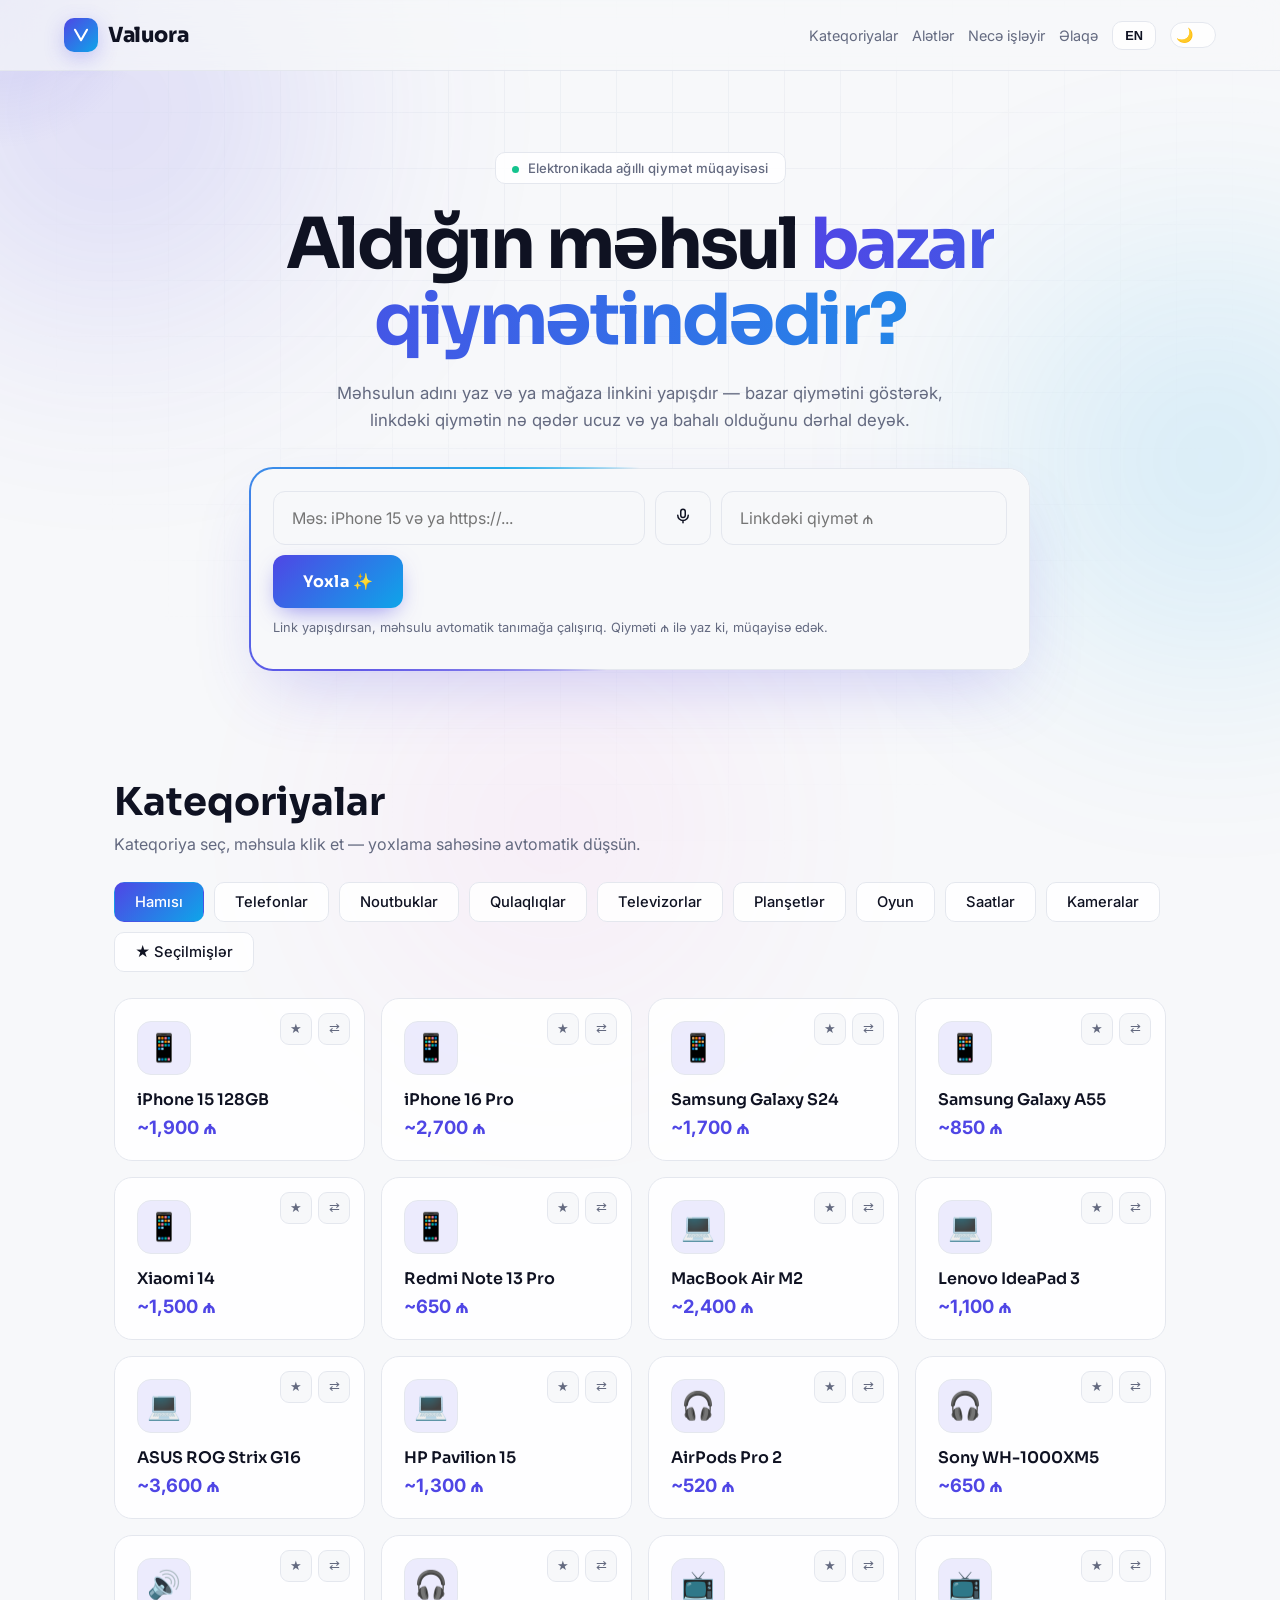
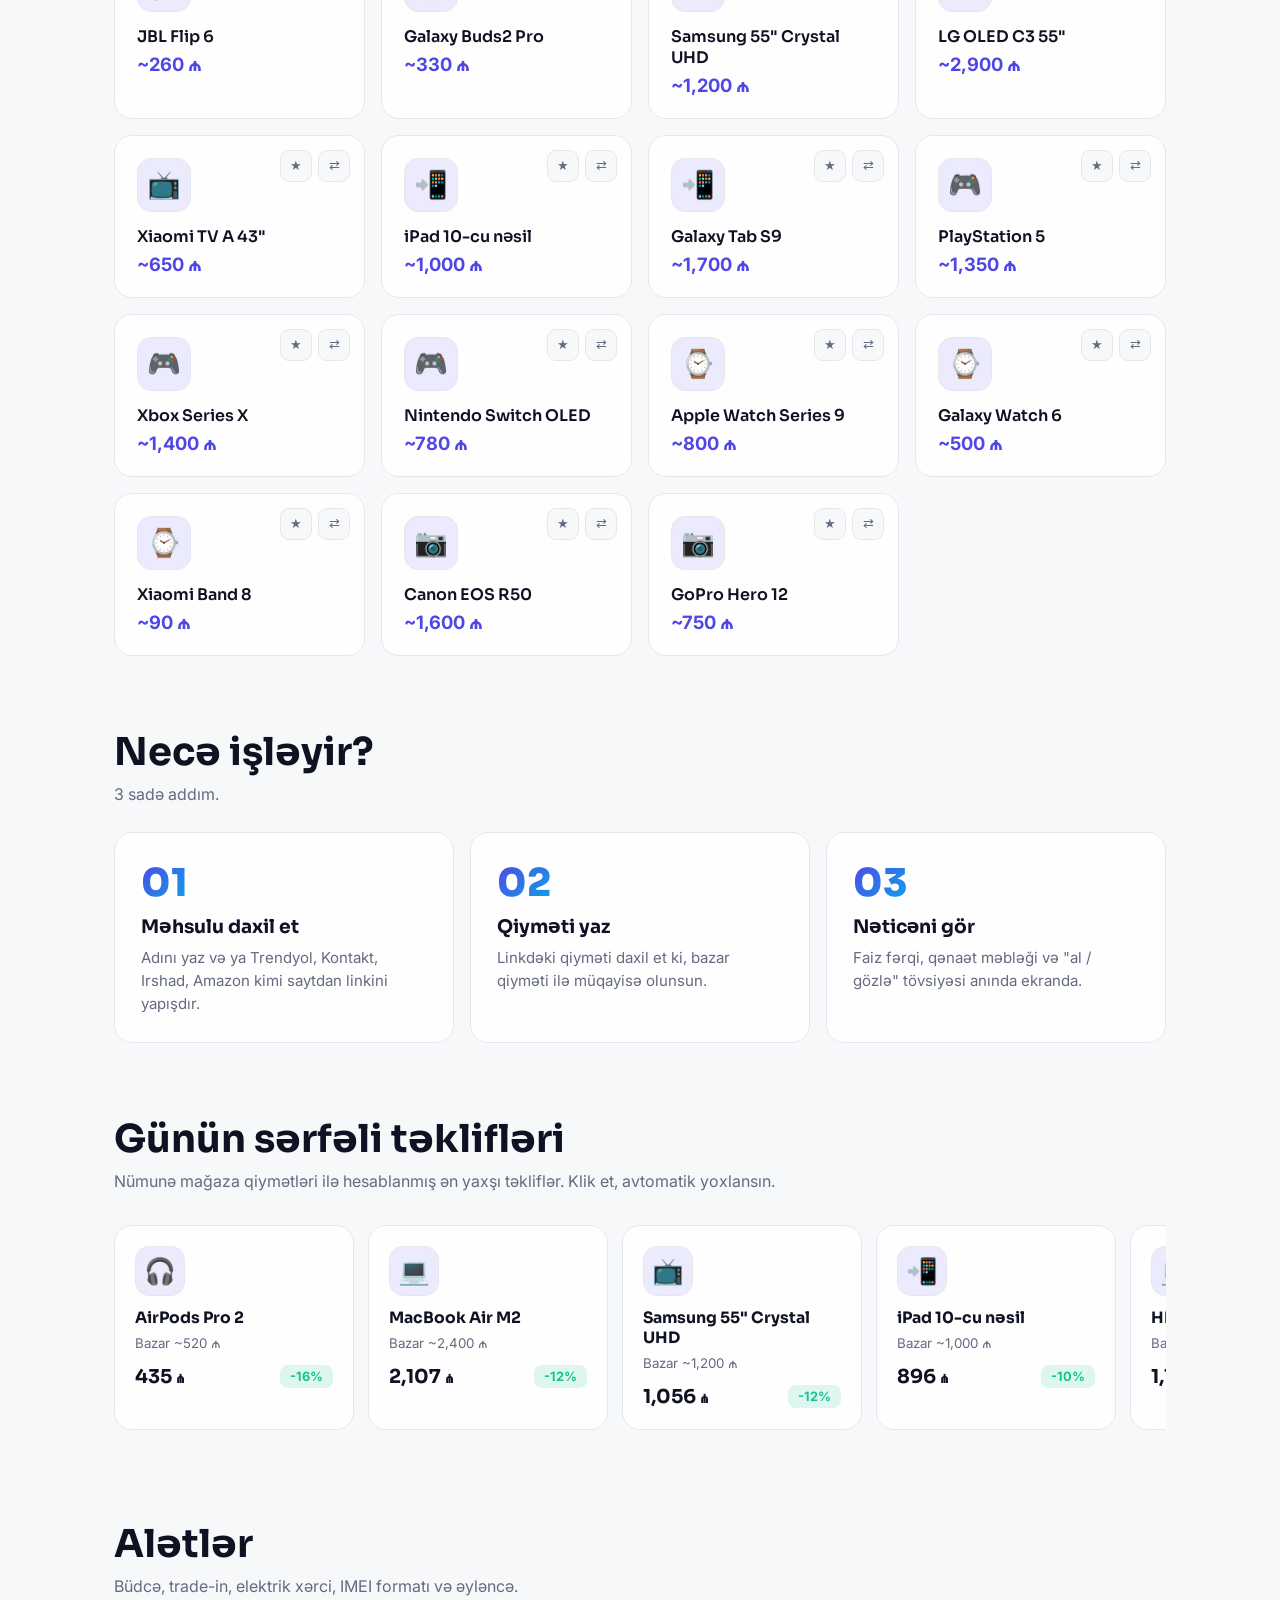
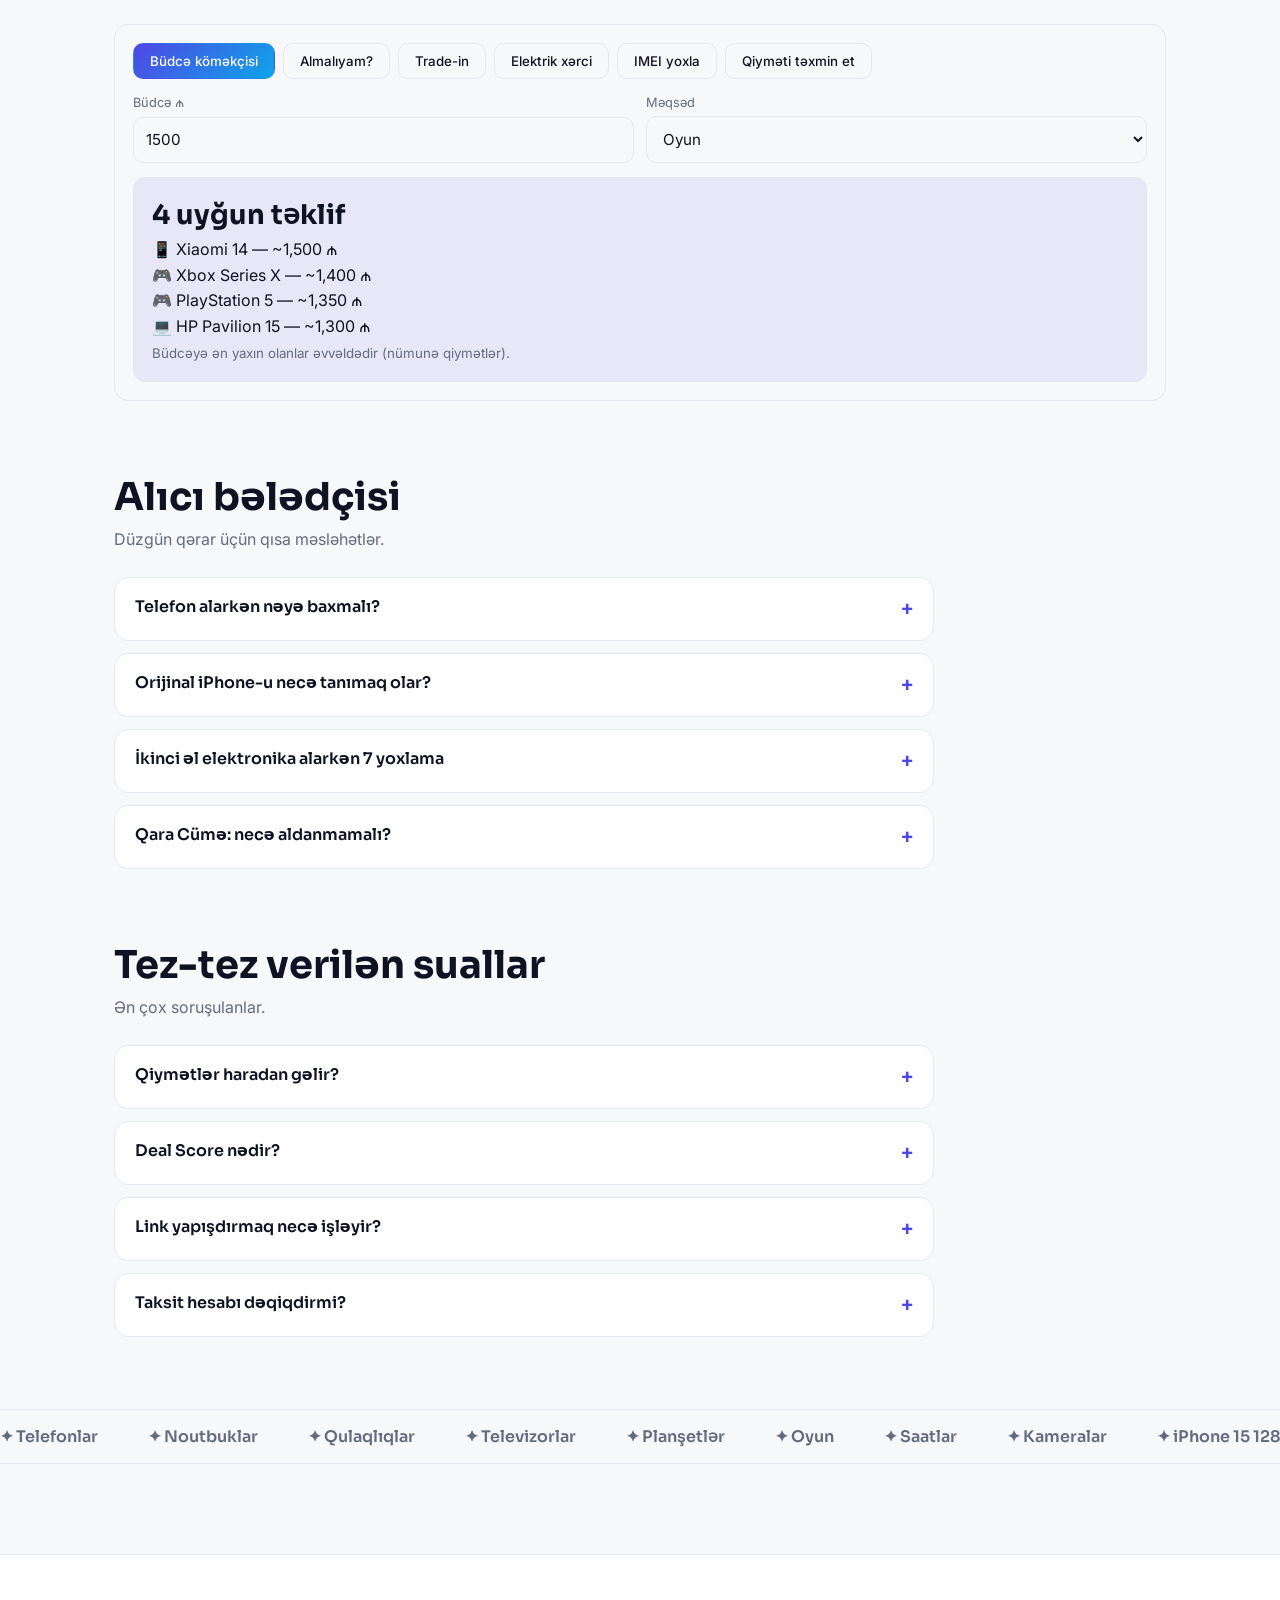
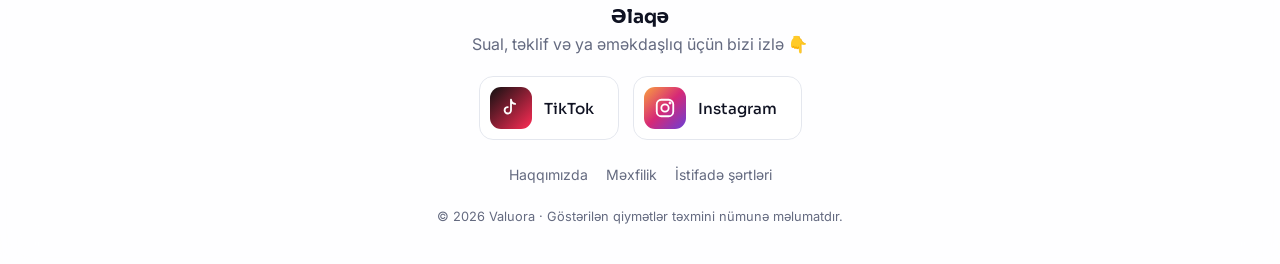
<file: index.html>
<!DOCTYPE html>
<html lang="az">
<head>
<meta charset="UTF-8">
<meta name="viewport" content="width=device-width, initial-scale=1, viewport-fit=cover">
<title>Valuora — Dəyəri bil, düzgün al</title>
<meta name="description" content="Valuora — elektronika məhsullarının bazar qiymətini öyrən, linkdəki qiymətin ucuz və ya bahalı olduğunu dərhal gör.">
<meta property="og:title" content="Valuora — Dəyəri bil, düzgün al"><meta name="theme-color" content="#4f46e5">
<link href="https://fonts.googleapis.com/css2?family=Sora:wght@400;600;800&family=Inter:wght@400;500&display=swap" rel="stylesheet">
<style>
:root{--bg:#f7f8fa;--card:#ffffffd9;--tx:#0f1222;--mut:#646a80;--bd:#e4e7ee;--a:#4f46e5;--b:#0ea5e9;--g:#14c38e;--r:#ff4d6d;--y:#ffb020;box-sizing:border-box;padding-top:env(safe-area-inset-top,0px);padding-bottom:env(safe-area-inset-bottom,0px)}
@media (prefers-color-scheme:dark){:root:not([data-theme="light"]){--bg:#0a0b10;--card:#14161fcc;--tx:#f2f3f8;--mut:#8b90a7;--bd:#262a3a}}
:root[data-theme="dark"]{--bg:#0a0b10;--card:#14161fcc;--tx:#f2f3f8;--mut:#8b90a7;--bd:#262a3a}
*{box-sizing:border-box;margin:0}
html{scroll-behavior:smooth;scroll-padding-top:env(safe-area-inset-top,0px)}
body{background:var(--bg);color:var(--tx);font-family:Inter,system-ui,sans-serif;overflow-x:hidden;transition:background .5s,color .5s}
h1,h2,h3,.logo{font-family:Sora,system-ui,sans-serif}
.blob{position:fixed;border-radius:50%;filter:blur(130px);opacity:.16;z-index:0;animation:float 14s ease-in-out infinite}
.b1{width:420px;height:420px;background:var(--a);top:-100px;left:-100px}
.b2{width:380px;height:380px;background:var(--b);top:30%;right:-120px;animation-delay:-5s}
.b3{width:340px;height:340px;background:#ff4dd2;bottom:-100px;left:30%;animation-delay:-9s;opacity:.08}
@keyframes float{50%{transform:translate(60px,-50px) scale(1.15)}}
#glow{position:fixed;width:300px;height:300px;border-radius:50%;background:radial-gradient(var(--a),transparent 70%);opacity:.15;pointer-events:none;z-index:1;transform:translate(-50%,-50%)}
main,nav,footer{position:relative;z-index:2}
nav{display:flex;justify-content:space-between;align-items:center;padding:18px max(5vw,16px);position:sticky;top:env(safe-area-inset-top,0px);backdrop-filter:blur(16px);background:color-mix(in srgb,var(--bg) 70%,transparent);border-bottom:1px solid var(--bd);z-index:10}
.logo{font-weight:800;font-size:1.3rem;display:flex;gap:10px;align-items:center}
.logo i{width:34px;height:34px;border-radius:10px;background:linear-gradient(135deg,var(--a),var(--b));display:grid;place-items:center;font-style:normal;animation:pulse 3s infinite}
@keyframes pulse{50%{box-shadow:0 0 0 10px #6d5efc22}}
.navr{display:flex;gap:14px;align-items:center}
.navr a{color:var(--mut);text-decoration:none;font-size:.9rem;transition:.3s}.navr a:hover{color:var(--a)}
#tg{width:46px;height:26px;border-radius:20px;border:1px solid var(--bd);background:var(--card);cursor:pointer;position:relative;padding:0}
#tg::after{content:"🌙";position:absolute;top:1px;left:2px;width:22px;height:22px;font-size:14px;display:grid;place-items:center;transition:.4s}
:root[data-theme="light"] #tg::after{content:"☀️";transform:translateX(20px)}
.hero{text-align:center;padding:9vh max(5vw,16px) 4vh}
.pill{display:inline-block;padding:7px 16px;border:1px solid var(--bd);background:var(--card);border-radius:30px;font-size:.82rem;color:var(--mut);animation:down .8s both}
h1{font-size:clamp(2.2rem,6vw,4.4rem);line-height:1.08;margin:22px auto;max-width:900px;font-weight:800;animation:up 1s .15s both}
h1 span{background:linear-gradient(90deg,var(--a),var(--b),#ff4dd2,var(--a));background-size:300%;-webkit-background-clip:text;background-clip:text;color:transparent;animation:shine 6s linear infinite}
@keyframes shine{to{background-position:300%}}
.sub{color:var(--mut);max-width:620px;margin:0 auto 34px;font-size:1.05rem;line-height:1.6;animation:up 1s .3s both}
@keyframes up{from{opacity:0;transform:translateY(40px)}}
@keyframes down{from{opacity:0;transform:translateY(-30px)}}
.box{max-width:780px;margin:0 auto;padding:22px;border-radius:26px;background:var(--card);border:1px solid var(--bd);backdrop-filter:blur(20px);box-shadow:0 30px 80px #6d5efc22;animation:up 1s .45s both;position:relative}
.box::before{content:"";position:absolute;inset:-2px;border-radius:28px;background:conic-gradient(from var(--ang,0deg),var(--a),var(--b),#ff4dd2,var(--a));z-index:-1;opacity:.55;animation:spin 6s linear infinite}
@property --ang{syntax:"<angle>";initial-value:0deg;inherits:false}
@keyframes spin{to{--ang:360deg}}
.box::after{content:"";position:absolute;inset:0;border-radius:26px;background:var(--bg);z-index:-1}
.row{display:flex;gap:10px;flex-wrap:wrap}
input{flex:1 1 220px;padding:16px 18px;border-radius:16px;border:1px solid var(--bd);background:transparent;color:var(--tx);font-size:1rem;outline:none;transition:.3s;font-family:inherit}
input:focus{border-color:var(--a);box-shadow:0 0 0 4px #6d5efc25}
#pr{flex:0 1 190px}
button.go{padding:16px 30px;border:0;border-radius:16px;font-weight:700;font-size:1rem;color:#fff;cursor:pointer;background:linear-gradient(135deg,var(--a),var(--b));transition:.3s;font-family:Sora}
button.go:hover{transform:translateY(-3px) scale(1.03);box-shadow:0 12px 30px #6d5efc55}
.hint{margin-top:12px;font-size:.8rem;color:var(--mut);text-align:left}
#res{max-width:780px;margin:26px auto 0;display:none;text-align:left}
#res.on{display:block;animation:pop .7s cubic-bezier(.2,1.4,.4,1)}
@keyframes pop{from{opacity:0;transform:scale(.85) translateY(30px)}}
.rc{padding:26px;border-radius:26px;background:var(--card);border:1px solid var(--bd);backdrop-filter:blur(20px)}
.rt{display:flex;gap:16px;align-items:center;flex-wrap:wrap;justify-content:space-between}
.rt h3{font-size:1.25rem}.rt small{color:var(--mut)}
.em{font-size:3rem;animation:bounce 2s infinite}
@keyframes bounce{50%{transform:translateY(-8px) rotate(6deg)}}
.stats{display:grid;grid-template-columns:repeat(auto-fit,minmax(160px,1fr));gap:12px;margin:20px 0}
.st{padding:16px;border-radius:18px;border:1px solid var(--bd)}
.st p{font-size:.78rem;color:var(--mut)}.st b{font-family:Sora;font-size:1.6rem;display:block;margin-top:4px}
.gauge{position:relative;height:14px;border-radius:10px;background:linear-gradient(90deg,var(--g),var(--y),var(--r));margin:34px 6px 10px}
.mk{position:absolute;top:-9px;left:50%;width:32px;height:32px;margin-left:-16px;border-radius:50%;background:var(--tx);border:4px solid var(--bg);transition:left 1.6s cubic-bezier(.2,1.2,.3,1)}
.gl{display:flex;justify-content:space-between;font-size:.75rem;color:var(--mut)}
.vd{margin-top:18px;padding:16px 18px;border-radius:16px;font-weight:600;line-height:1.5}
.good{background:#14c38e22;color:var(--g)}.mid{background:#ffb02022;color:var(--y)}.bad{background:#ff4d6d22;color:var(--r)}
sec,section{display:block;padding:8vh max(5vw,16px) 0;max-width:1180px;margin:0 auto}
h2{font-size:clamp(1.6rem,3.5vw,2.4rem);margin-bottom:8px}
.lead{color:var(--mut);margin-bottom:28px}
.chips{display:flex;gap:10px;flex-wrap:wrap;margin-bottom:26px}
.chip{padding:10px 20px;border-radius:30px;border:1px solid var(--bd);background:var(--card);color:var(--tx);cursor:pointer;font-size:.92rem;transition:.3s;font-family:inherit}
.chip:hover{transform:translateY(-3px);border-color:var(--a)}
.chip.on{background:linear-gradient(135deg,var(--a),var(--b));color:#fff;border-color:transparent}
.grid{display:grid;grid-template-columns:repeat(auto-fill,minmax(230px,1fr));gap:16px}
.pc{padding:22px;border-radius:22px;background:var(--card);border:1px solid var(--bd);cursor:pointer;transition:transform .2s,border-color .3s,box-shadow .3s;transform-style:preserve-3d;animation:up .6s both}
.pc:hover{border-color:var(--a);box-shadow:0 20px 50px #6d5efc30}
.pc .e{font-size:2.4rem;display:block;margin-bottom:12px;transition:.4s}.pc:hover .e{transform:scale(1.25) rotate(-8deg)}
.pc h4{font-family:Sora;font-size:1rem;margin-bottom:6px}
.pc span.p{color:var(--a);font-weight:700;font-size:1.15rem}
.steps{display:grid;grid-template-columns:repeat(auto-fit,minmax(240px,1fr));gap:16px}
.step{padding:26px;border-radius:22px;border:1px solid var(--bd);background:var(--card);transition:.4s}
.step:hover{transform:translateY(-8px)}
.step i{font-style:normal;font-family:Sora;font-weight:800;font-size:2.4rem;background:linear-gradient(135deg,var(--a),var(--b));-webkit-background-clip:text;background-clip:text;color:transparent}
.step h3{margin:8px 0}.step p{color:var(--mut);line-height:1.55;font-size:.94rem}
.mq{overflow:hidden;margin-top:8vh;border-block:1px solid var(--bd);padding:16px 0;position:relative;z-index:2}
.mt{display:flex;gap:50px;width:max-content;animation:mq 30s linear infinite;font-family:Sora;font-weight:600;color:var(--mut)}
@keyframes mq{to{transform:translateX(-50%)}}
.rv{opacity:0;transform:translateY(50px);transition:1s cubic-bezier(.2,.8,.2,1)}.rv.in{opacity:1;transform:none}
footer{margin-top:10vh;padding:50px max(5vw,16px) 40px;text-align:center;border-top:1px solid var(--bd);background:var(--card);backdrop-filter:blur(16px)}
footer h3{margin-bottom:6px}footer p{color:var(--mut);margin-bottom:22px}
.soc{display:flex;gap:14px;justify-content:center;flex-wrap:wrap}
.soc a{display:flex;align-items:center;gap:10px;padding:14px 24px;border-radius:40px;text-decoration:none;color:#fff;font-weight:600;transition:.4s}
.soc a:hover{transform:translateY(-5px) scale(1.05)}
.tk{background:linear-gradient(135deg,#111,#fe2c55)}.ig{background:linear-gradient(135deg,#feda75,#fa7e1e,#d62976,#962fbf,#4f5bd5)}
.cp{margin-top:26px;font-size:.8rem;color:var(--mut)}
body::before{content:"";position:fixed;inset:0;z-index:0;pointer-events:none;background-image:linear-gradient(var(--bd) 1px,transparent 1px),linear-gradient(90deg,var(--bd) 1px,transparent 1px);background-size:56px 56px;opacity:.5;-webkit-mask-image:radial-gradient(ellipse at 50% 15%,#000 15%,transparent 70%);mask-image:radial-gradient(ellipse at 50% 15%,#000 15%,transparent 70%)}
h1{letter-spacing:-.04em;font-weight:700}
h1 span{background-image:linear-gradient(90deg,var(--a),var(--b),var(--a))}
.pill{border-radius:10px;font-weight:500;letter-spacing:.01em}
.dot{width:7px;height:7px;border-radius:50%;background:var(--g);display:inline-block;margin-right:9px;animation:ping 2s infinite}
@keyframes ping{0%{box-shadow:0 0 0 0 #14c38e88}70%,100%{box-shadow:0 0 0 8px transparent}}
.logo i{border-radius:10px;box-shadow:0 6px 20px #4f46e544}
.logo{letter-spacing:-.02em}
.box{border-radius:22px;box-shadow:0 30px 70px -20px #4f46e540}
.box::before{border-radius:24px;background:conic-gradient(from var(--ang,0deg),transparent 55%,var(--a),var(--b),transparent);opacity:.9}
.box::after{border-radius:22px}
input,button.go{border-radius:12px}
button.go{letter-spacing:.01em;box-shadow:0 8px 24px -8px #4f46e5aa}
.rc{border-radius:20px}.st{border-radius:14px}
.em,.pc .e{display:grid;place-items:center;width:54px;height:54px;border-radius:14px;background:color-mix(in srgb,var(--a) 10%,transparent);border:1px solid var(--bd);font-size:1.7rem;animation:none}
.pc .e{margin-bottom:14px}
.pc{border-radius:18px}.pc h4{font-weight:600}
.chip{border-radius:10px;font-weight:500}
.step{border-radius:18px}
.vd{border-radius:12px}
.soc a.tk,.soc a.ig{background:var(--card);color:var(--tx);border:1px solid var(--bd);border-radius:14px;font-weight:500}
.soc a b{color:var(--a)}
.soc a:hover{border-color:var(--a);box-shadow:0 12px 30px -10px #4f46e566}
.soc a.tk,.soc a.ig{gap:12px;padding:10px 24px 10px 10px;font-family:Sora,system-ui,sans-serif;font-size:.95rem}
.soc a svg{width:42px;height:42px;padding:10px;border-radius:11px;color:#fff;transition:.4s}
.soc a.tk svg{background:linear-gradient(135deg,#111,#fe2c55)}
.soc a.ig svg{background:linear-gradient(135deg,#f9a03f,#d62976,#6a3fd6)}
.soc a:hover svg{transform:rotate(-8deg) scale(1.1)}
.lgb{padding:6px 12px;border-radius:10px;border:1px solid var(--bd);background:var(--card);color:var(--tx);cursor:pointer;font-weight:600;font-size:.8rem;transition:.3s}.lgb:hover{border-color:var(--a)}
.hs{margin-top:22px;padding:18px;border:1px solid var(--bd);border-radius:14px}
.hh{display:flex;justify-content:space-between;margin-bottom:8px}.hh small{color:var(--mut)}
.ch{width:100%;height:170px;display:block;clip-path:inset(0 100% 0 0);animation:wipe 1.8s .3s forwards}
@keyframes wipe{to{clip-path:inset(0 0 0 0)}}
.ar{fill:url(#ag);stroke:none}.ln{fill:none;stroke:var(--a);stroke-width:2.5;vector-effect:non-scaling-stroke}
.pl{stroke:var(--y);stroke-dasharray:6 6;stroke-width:1.5;vector-effect:non-scaling-stroke}
.xr{display:flex;gap:16px;align-items:center;flex-wrap:wrap;margin-top:20px}
.sc{position:relative;width:84px;height:84px}.sc svg{width:84px;height:84px}
.sc b{position:absolute;inset:0;display:grid;place-items:center;font-family:Sora;font-size:1.4rem}
.r0{fill:none;stroke:var(--bd);stroke-width:7}
.r1{fill:none;stroke-width:7;stroke-linecap:round;stroke-dasharray:0 214;transform:rotate(-90deg);transform-box:fill-box;transform-origin:center;transition:stroke-dasharray 1.6s cubic-bezier(.2,1,.3,1)}
.xr p{flex:1 1 170px;color:var(--mut);font-size:.86rem;line-height:1.5}.xr p b{color:var(--tx);display:block;font-family:Sora;font-size:1.05rem}
.ab{padding:11px 18px;border-radius:12px;border:1px solid var(--bd);background:transparent;color:var(--tx);cursor:pointer;font-weight:600;transition:.3s;font-family:inherit}.ab:hover{border-color:var(--a);transform:translateY(-2px)}
.pc{position:relative}.pc .ac{position:absolute;top:14px;right:14px;display:flex;gap:6px}
.pc .ac button{width:32px;height:32px;border-radius:9px;border:1px solid var(--bd);background:var(--bg);color:var(--mut);cursor:pointer;transition:.3s}
.pc .ac button:hover{border-color:var(--a);color:var(--a)}.pc .ac button.on{background:var(--a);color:#fff;border-color:var(--a)}
#cmp:not(:empty){margin-bottom:22px}
.cm{padding:20px;border:1px solid var(--bd);border-radius:18px;background:var(--card);animation:pop .5s}
.cm h3{margin-bottom:12px;font-size:1.05rem;display:flex;justify-content:space-between;align-items:center}
.cr{display:grid;grid-template-columns:minmax(110px,210px) 1fr 84px;gap:12px;align-items:center;padding:8px 0;font-size:.9rem}
.cb{height:10px;border-radius:6px;background:var(--bd);overflow:hidden}.cb i{display:block;height:100%;border-radius:6px;background:linear-gradient(90deg,var(--a),var(--b))}

.rg{position:relative;height:12px;border-radius:8px;background:linear-gradient(90deg,var(--g),var(--y),var(--r));margin:26px 4px 12px}
.rg i{position:absolute;top:-7px;width:26px;height:26px;margin-left:-13px;border-radius:50%;border:4px solid var(--bg);transition:left 1.4s cubic-bezier(.2,1.2,.3,1)}
.m1{background:var(--tx)}.m2{background:var(--a)}
.lg{display:flex;gap:14px;font-size:.78rem;color:var(--mut);align-items:center;margin-top:6px}
.lg span{width:10px;height:10px;border-radius:50%;display:inline-block}.d1{background:var(--tx)}.d2{background:var(--a)}
.tb{display:flex;gap:8px;flex-wrap:wrap;margin-bottom:16px}
.tb button{padding:9px 16px;border-radius:10px;border:1px solid var(--bd);background:transparent;color:var(--tx);cursor:pointer;font-weight:500;font-family:inherit;transition:.3s}
.tb button.on{background:linear-gradient(135deg,var(--a),var(--b));color:#fff;border-color:transparent}
.fr{display:grid;grid-template-columns:repeat(auto-fit,minmax(140px,1fr));gap:12px;margin-bottom:14px}
.fr label{display:grid;gap:6px;font-size:.8rem;color:var(--mut)}
.fr input,.fr select{width:100%;padding:12px;border-radius:10px;border:1px solid var(--bd);background:transparent;color:var(--tx);font-family:inherit;font-size:.95rem;flex:none}
.fr select option{background:var(--bg);color:var(--tx)}
.fr .ck{display:flex;align-items:center;gap:8px;color:var(--tx);font-size:.9rem}.fr .ck input{width:auto}
.out{padding:16px 18px;border-radius:12px;background:color-mix(in srgb,var(--a) 9%,transparent);border:1px solid var(--bd);line-height:1.6}
.out b{font-family:Sora;font-size:1.7rem;display:block}.out small{color:var(--mut)}
#ac{display:none;position:absolute;left:22px;top:84px;width:min(440px,calc(100% - 44px));text-align:left;background:var(--bg);border:1px solid var(--bd);border-radius:14px;box-shadow:0 24px 50px -12px #0006;z-index:6;overflow:hidden}
#ac div{padding:12px 16px;cursor:pointer;display:flex;justify-content:space-between;gap:10px;transition:.2s}
#ac div:hover{background:color-mix(in srgb,var(--a) 12%,transparent)}#ac small{color:var(--mut)}
.fq{display:grid;gap:12px;max-width:820px}
details{border:1px solid var(--bd);border-radius:14px;background:var(--card);padding:0 20px;transition:.3s}
details[open]{border-color:var(--a)}
summary{cursor:pointer;padding:18px 0;font-weight:600;font-family:Sora,system-ui,sans-serif;list-style:none;display:flex;justify-content:space-between;gap:12px}
summary::-webkit-details-marker{display:none}
summary::after{content:"+";color:var(--a);font-size:1.3rem;transition:.3s}details[open] summary::after{transform:rotate(45deg)}
details p{color:var(--mut);line-height:1.6;padding-bottom:18px;font-size:.94rem}

.dl{display:flex;gap:14px;overflow-x:auto;scroll-snap-type:x mandatory;padding:6px 2px 18px;scrollbar-width:thin}
.dc{flex:0 0 240px;scroll-snap-align:start;padding:20px;border-radius:18px;background:var(--card);border:1px solid var(--bd);cursor:pointer;transition:.35s}
.dc:hover{transform:translateY(-8px);border-color:var(--a);box-shadow:0 20px 40px -14px #4f46e566}
.dc .e{display:grid;place-items:center;width:50px;height:50px;border-radius:14px;font-size:1.6rem;background:color-mix(in srgb,var(--a) 10%,transparent);border:1px solid var(--bd);margin-bottom:12px}
.dc h4{font-family:Sora,system-ui,sans-serif;font-size:.98rem;margin-bottom:4px}.dc small{color:var(--mut)}
.dc div{display:flex;justify-content:space-between;align-items:center;margin-top:12px}.dc b{font-family:Sora,system-ui,sans-serif;font-size:1.2rem}
.bd{font-style:normal;font-weight:700;font-size:.8rem;padding:4px 10px;border-radius:8px}.gd{background:#14c38e22;color:var(--g)}.bb{background:#ff4d6d22;color:var(--r)}
#alet .hs,#bel .fq{margin-top:0}
.sk{height:22px;border-radius:8px;margin:12px 0;background:linear-gradient(90deg,var(--bd) 25%,color-mix(in srgb,var(--a) 22%,var(--bd)) 50%,var(--bd) 75%);background-size:200% 100%;animation:sh 1.1s linear infinite}
.s2{width:70%;height:60px}.s3{width:45%}@keyframes sh{to{background-position:-200% 0}}
.fl{display:flex;gap:18px;justify-content:center;flex-wrap:wrap;margin-top:26px}
.fl a{color:var(--mut);cursor:pointer;font-size:.88rem;transition:.3s}.fl a:hover{color:var(--a)}
dialog{border:1px solid var(--bd);border-radius:18px;background:var(--bg);color:var(--tx);padding:28px;max-width:min(460px,92vw);margin:auto}
dialog::backdrop{background:#0009;backdrop-filter:blur(4px)}dialog h3{margin-bottom:10px}dialog p{color:var(--mut);line-height:1.6;margin-bottom:18px}
#svc{margin-top:12px;color:var(--g);font-weight:600;text-align:left}
@media print{nav,footer,.blob,#glow,.mq,section,.hero>*:not(#res),.ab{display:none!important}body::before{display:none}}

@media(prefers-reduced-motion:reduce){*{animation-duration:.01s!important;transition-duration:.01s!important}}
</style>
</head>
<body>
<div class="blob b1"></div><div class="blob b2"></div><div class="blob b3"></div><div id="glow"></div>
<nav>
 <div class="logo"><i><svg width="18" height="18" viewBox="0 0 24 24" fill="none" stroke="#fff" stroke-width="2.8" stroke-linecap="round" stroke-linejoin="round"><path d="M4 5l8 14 8-14"/></svg></i>Valuora</div>
 <div class="navr"><a href="#kat">Kateqoriyalar</a><a href="#alet">Alətlər</a><a href="#nec">Necə işləyir</a><a href="#elaqe">Əlaqə</a><button class="lgb" id="lg">EN</button><button id="tg" aria-label="Tema"></button></div>
</nav>
<main>
<div class="hero">
 <div class="pill"><span class="dot"></span>Elektronikada ağıllı qiymət müqayisəsi</div>
 <h1>Aldığın məhsul <span>bazar qiymətindədir?</span></h1>
 <p class="sub">Məhsulun adını yaz və ya mağaza linkini yapışdır — bazar qiymətini göstərək, linkdəki qiymətin nə qədər ucuz və ya bahalı olduğunu dərhal deyək.</p>
 <div class="box">
  <div class="row">
   <input id="q" placeholder="Məs: iPhone 15 və ya https://..." autocomplete="off">
   <input id="pr" type="number" inputmode="decimal" placeholder="Linkdəki qiymət ₼">
   <button class="go" id="go">Yoxla ✨</button>
  </div>
  <div class="hint">Link yapışdırsan, məhsulu avtomatik tanımağa çalışırıq. Qiyməti ₼ ilə yaz ki, müqayisə edək.</div>
 </div>
 <div id="res"></div>
</div>

<section id="kat" class="rv">
 <h2>Kateqoriyalar</h2><p class="lead">Kateqoriya seç, məhsula klik et — yoxlama sahəsinə avtomatik düşsün.</p>
 <div class="chips" id="chips"></div>
 <div id="cmp"></div><div class="grid" id="grid"></div>
</section>

<section id="nec" class="rv">
 <h2>Necə işləyir?</h2><p class="lead">3 sadə addım.</p>
 <div class="steps">
  <div class="step"><i>01</i><h3>Məhsulu daxil et</h3><p>Adını yaz və ya Trendyol, Kontakt, Irshad, Amazon kimi saytdan linkini yapışdır.</p></div>
  <div class="step"><i>02</i><h3>Qiyməti yaz</h3><p>Linkdəki qiyməti daxil et ki, bazar qiyməti ilə müqayisə olunsun.</p></div>
  <div class="step"><i>03</i><h3>Nəticəni gör</h3><p>Faiz fərqi, qənaət məbləği və "al / gözlə" tövsiyəsi anında ekranda.</p></div>
 </div>
</section>

<section id="tek" class="rv"><h2>Günün sərfəli təklifləri</h2><p class="lead">Nümunə mağaza qiymətləri ilə hesablanmış ən yaxşı təkliflər. Klik et, avtomatik yoxlansın.</p><div class="dl" id="dl"></div></section>
<section id="alet" class="rv"><h2>Alətlər</h2><p class="lead">Büdcə, trade-in, elektrik xərci, IMEI formatı və əyləncə.</p><div class="hs" style="margin-top:0"><div class="tb" id="tt"></div><div id="tpn"></div></div></section>
<section id="bel" class="rv"><h2>Alıcı bələdçisi</h2><p class="lead">Düzgün qərar üçün qısa məsləhətlər.</p><div class="fq" id="bl"></div></section>
<section id="faq" class="rv"><h2>Tez-tez verilən suallar</h2><p class="lead">Ən çox soruşulanlar.</p><div class="fq">
<details><summary>Qiymətlər haradan gəlir?</summary><p>Hazırkı versiyada qiymətlər təxmini nümunə məlumatdır. Real mağaza qiymətləri növbəti mərhələdə əlavə olunacaq.</p></details>
<details><summary>Deal Score nədir?</summary><p>Linkdəki qiymətin bazar qiymətindən fərqinə görə hesablanan 0-100 arası baldır. Yüksək bal daha sərfəli təklif deməkdir.</p></details>
<details><summary>Link yapışdırmaq necə işləyir?</summary><p>Linkdəki ünvandan məhsul adını tanımağa çalışırıq. Qiyməti isə sən daxil edirsən.</p></details>
<details><summary>Taksit hesabı dəqiqdirmi?</summary><p>Xeyr, bu təxmini hesabdır. Faktiki şərtlər bank və mağazadan asılıdır.</p></details>
</div></section>
<div class="mq"><div class="mt" id="mt"></div></div>
</main>

<footer id="elaqe">
 <h3>Əlaqə</h3><p>Sual, təklif və ya əməkdaşlıq üçün bizi izlə 👇</p>
 <div class="soc">
  <a class="tk" href="https://www.tiktok.com/@elish.260" target="_blank" rel="noopener"><svg viewBox="0 0 24 24" fill="none" stroke="currentColor" stroke-width="2" stroke-linecap="round" stroke-linejoin="round"><path d="M12 3v11.5a3.5 3.5 0 1 1-3.5-3.5M12 3c.4 2.6 2 4.3 4.5 4.5"/></svg>TikTok</a>
  <a class="ig" href="https://www.instagram.com/zeeqo.q" target="_blank" rel="noopener"><svg viewBox="0 0 24 24" fill="none" stroke="currentColor" stroke-width="2" stroke-linecap="round" stroke-linejoin="round"><rect x="3" y="3" width="18" height="18" rx="5"/><circle cx="12" cy="12" r="4"/><circle cx="17.5" cy="6.5" r=".6" fill="currentColor"/></svg>Instagram</a>
 </div>
 <div class="fl"><a data-d="a">Haqqımızda</a><a data-d="m">Məxfilik</a><a data-d="s">İstifadə şərtləri</a></div><div class="cp">© 2026 Valuora · Göstərilən qiymətlər təxmini nümunə məlumatdır.</div>
</footer>

<script>
const D=[
["iPhone 15 128GB","Telefonlar",1900,"iphone 15","📱"],["iPhone 16 Pro","Telefonlar",2700,"iphone 16 pro","📱"],
["Samsung Galaxy S24","Telefonlar",1700,"samsung galaxy s24","📱"],["Samsung Galaxy A55","Telefonlar",850,"samsung galaxy a55","📱"],
["Xiaomi 14","Telefonlar",1500,"xiaomi 14","📱"],["Redmi Note 13 Pro","Telefonlar",650,"redmi note 13 pro","📱"],
["MacBook Air M2","Noutbuklar",2400,"macbook air m2 apple","💻"],["Lenovo IdeaPad 3","Noutbuklar",1100,"lenovo ideapad 3","💻"],
["ASUS ROG Strix G16","Noutbuklar",3600,"asus rog strix g16 gaming","💻"],["HP Pavilion 15","Noutbuklar",1300,"hp pavilion 15","💻"],
["AirPods Pro 2","Qulaqlıqlar",520,"airpods pro 2 apple","🎧"],["Sony WH-1000XM5","Qulaqlıqlar",650,"sony wh-1000xm5 wh1000xm5","🎧"],
["JBL Flip 6","Qulaqlıqlar",260,"jbl flip 6 speaker","🔊"],["Galaxy Buds2 Pro","Qulaqlıqlar",330,"samsung galaxy buds2 pro","🎧"],
["Samsung 55\" Crystal UHD","Televizorlar",1200,"samsung 55 crystal uhd tv televizor","📺"],["LG OLED C3 55\"","Televizorlar",2900,"lg oled c3 55 tv televizor","📺"],
["Xiaomi TV A 43\"","Televizorlar",650,"xiaomi tv a 43 televizor","📺"],
["iPad 10-cu nəsil","Planşetlər",1000,"ipad 10 apple tablet","📲"],["Galaxy Tab S9","Planşetlər",1700,"samsung galaxy tab s9 tablet","📲"],
["PlayStation 5","Oyun",1350,"playstation 5 ps5 sony","🎮"],["Xbox Series X","Oyun",1400,"xbox series x microsoft","🎮"],["Nintendo Switch OLED","Oyun",780,"nintendo switch oled","🎮"],
["Apple Watch Series 9","Saatlar",800,"apple watch series 9","⌚"],["Galaxy Watch 6","Saatlar",500,"samsung galaxy watch 6","⌚"],["Xiaomi Band 8","Saatlar",90,"xiaomi mi band 8","⌚"],
["Canon EOS R50","Kameralar",1600,"canon eos r50 camera","📷"],["GoPro Hero 12","Kameralar",750,"gopro hero 12 action camera","📷"]];
const $=s=>document.querySelector(s),cats=["Hamısı",...new Set(D.map(d=>d[1]))];
let cur="Hamısı";
const norm=s=>s.toLowerCase().replace(/ə/g,"e").replace(/ı/g,"i").replace(/ö/g,"o").replace(/ü/g,"u").replace(/ş/g,"s").replace(/ç/g,"c").replace(/ğ/g,"g");
function parse(v){v=v.trim();if(/^https?:\/\//i.test(v)){try{const u=new URL(v);v=decodeURIComponent(u.pathname+" "+u.search.replace(/[?&=]/g," "))}catch(e){}}return norm(v).replace(/[^a-z0-9 ]+/g," ").split(/\s+/).filter(t=>t.length>0)}
function find(v){const t=parse(v);if(!t.length)return null;let best=null,bs=0;D.forEach(d=>{const k=norm(d[0]+" "+d[3]).split(/\s+/);let s=0;t.forEach(w=>{if(k.includes(w))s+=/^\d+$/.test(w)?1:2;else if(w.length>3&&k.some(x=>x.startsWith(w)))s+=1});if(s>bs){bs=s;best=d}});return bs>=3?best:null}
function fmt(n){return Math.round(n).toLocaleString("az-AZ")+" ₼"}
function count(el,to,suf){const t0=performance.now();(function f(t){const p=Math.min((t-t0)/1200,1),e=1-Math.pow(1-p,3);el.textContent=Math.round(to*e).toLocaleString("az-AZ")+suf;if(p<1)requestAnimationFrame(f)})(t0)}
function check(){
 const q=$("#q").value,pr=parseFloat($("#pr").value),r=$("#res");
 if(!q.trim()){r.className="on";r.innerHTML='<div class="rc">Əvvəlcə məhsulun adını və ya linkini daxil et.</div>';return}
 const d=find(q);
 if(!d){r.className="on";r.innerHTML='<div class="rc"><div class="em">🔍</div><h3>Məhsul tapılmadı</h3><p style="color:var(--mut);margin-top:6px">Bu nümunə bazada yoxdur. Daha dəqiq ad yaz (məs. "iPhone 15", "PlayStation 5") və ya aşağıdakı kateqoriyalardan seç.</p></div>';return}
 let h=`<div class="rc"><div class="rt"><div><h3>${d[0]}</h3><small>${d[1]} · təxmini bazar qiyməti</small></div><div class="em">${d[4]}</div></div>`;
 h+=`<div class="stats"><div class="st"><p>Bazar qiyməti</p><b id="s1">0</b></div>`;
 if(pr>0){const diff=(pr-d[2])/d[2]*100,sv=pr-d[2],cl=diff<=-5?"good":diff<=5?"mid":"bad";
  const vt=diff<=-5?`Əla təklif! Bazardan ${Math.abs(diff).toFixed(1)}% ucuzdur — ${fmt(Math.abs(sv))} qənaət. Götür!`:diff<=5?`Qiymət bazara uyğundur (${diff>0?"+":""}${diff.toFixed(1)}%). Ədalətli təklifdir.`:diff<=20?`Diqqət: bazardan ${diff.toFixed(1)}% bahadır (${fmt(sv)} artıq). Başqa mağazalara da bax.`:`Çox bahadır! Bazardan ${diff.toFixed(1)}% yuxarıdır (${fmt(sv)} artıq). Almamağı məsləhət görürük.`;
  h+=`<div class="st"><p>Linkdəki qiymət</p><b id="s2">0</b></div><div class="st"><p>Fərq</p><b id="s3" style="color:var(--${diff<=-5?"g":diff<=5?"y":"r"})">0</b></div></div>`;
  h+=`<div class="gauge"><div class="mk" id="mk"></div></div><div class="gl"><span>Ucuz</span><span>Bazar</span><span>Bahalı</span></div><div class="vd ${cl}">${vt}</div></div>`;
  r.className="on";r.innerHTML=h;
  count($("#s1"),d[2]," ₼");count($("#s2"),pr," ₼");
  const s3=$("#s3"),t0=performance.now();(function f(t){const p=Math.min((t-t0)/1200,1),e=1-Math.pow(1-p,3);s3.textContent=(diff>0?"+":"")+(diff*e).toFixed(1)+"%";if(p<1)requestAnimationFrame(f)})(t0);
  setTimeout(()=>$("#mk").style.left=(50+Math.max(-40,Math.min(40,diff))*1.2)+"%",100);
 }else{h+=`</div><div class="vd mid">Müqayisə üçün linkdəki qiyməti də yaz.</div></div>`;r.className="on";r.innerHTML=h;count($("#s1"),d[2]," ₼")}
 r.scrollIntoView({behavior:"smooth",block:"center"});
}
function render(){
 $("#chips").innerHTML=cats.map(c=>`<button class="chip ${c==cur?"on":""}" data-c="${c}">${c}</button>`).join("");
 $("#grid").innerHTML=D.filter(d=>cur=="Hamısı"||d[1]==cur).map((d,i)=>`<div class="pc" data-n="${d[0]}" style="animation-delay:${i*50}ms"><span class="e">${d[4]}</span><h4>${d[0]}</h4><span class="p">~${fmt(d[2])}</span></div>`).join("");
}
$("#chips").onclick=e=>{const c=e.target.dataset.c;if(c){cur=c;render()}};
$("#grid").onclick=e=>{const c=e.target.closest(".pc");if(c){$("#q").value=c.dataset.n;window.scrollTo({top:0,behavior:"smooth"});$("#pr").focus()}};
$("#grid").onmousemove=e=>{const c=e.target.closest(".pc");if(!c)return;const b=c.getBoundingClientRect(),x=(e.clientX-b.left)/b.width-.5,y=(e.clientY-b.top)/b.height-.5;c.style.transform=`perspective(700px) rotateY(${x*14}deg) rotateX(${-y*14}deg) translateY(-6px)`};
$("#grid").onmouseout=e=>{const c=e.target.closest(".pc");if(c)c.style.transform=""};
$("#go").onclick=check;[$("#q"),$("#pr")].forEach(i=>i.onkeydown=e=>{if(e.key=="Enter")check()});
document.onmousemove=e=>{const g=$("#glow");g.style.left=e.clientX+"px";g.style.top=e.clientY+"px"};
const R=document.documentElement;
function theme(t){R.dataset.theme=t;try{localStorage.setItem("th",t)}catch(e){}}
$("#tg").onclick=()=>{const dark=R.dataset.theme?R.dataset.theme=="dark":matchMedia("(prefers-color-scheme:dark)").matches;theme(dark?"light":"dark")};
try{const s=localStorage.getItem("th");if(s)R.dataset.theme=s}catch(e){}
const names=cats.slice(1).concat(D.map(d=>d[0]));$("#mt").innerHTML=[...names,...names].map(n=>`<span>✦ ${n}</span>`).join("");
const io=new IntersectionObserver(es=>es.forEach(x=>{if(x.isIntersecting){x.target.classList.add("in");io.unobserve(x.target)}}),{threshold:.12});
document.querySelectorAll(".rv").forEach(e=>io.observe(e));
/* ===== Valuora v2 ===== */
let L="az",fav=[],cmp=[];
try{fav=JSON.parse(localStorage.getItem("fv")||"[]")}catch(e){}
const svf=()=>{try{localStorage.setItem("fv",JSON.stringify(fav))}catch(e){}};
const TR={"Kateqoriyalar":"Categories","Necə işləyir":"How it works","Əlaqə":"Contact","Aldığın məhsul":"Is the product you're buying","bazar qiymətindədir?":"at market price?",
"Elektronikada ağıllı qiymət müqayisəsi":"Smart price comparison for electronics",
"Məhsulun adını yaz və ya mağaza linkini yapışdır — bazar qiymətini göstərək, linkdəki qiymətin nə qədər ucuz və ya bahalı olduğunu dərhal deyək.":"Type a product name or paste a store link — we show the market price and instantly tell you how much cheaper or pricier the listing is.",
"Yoxla ✨":"Check ✨","Link yapışdırsan, məhsulu avtomatik tanımağa çalışırıq. Qiyməti ₼ ilə yaz ki, müqayisə edək.":"Paste a link and we try to recognise the product. Enter the price in ₼ to compare.",
"Kateqoriya seç, məhsula klik et — yoxlama sahəsinə avtomatik düşsün.":"Pick a category and click a product to fill the checker. Use ★ to save and ⇄ to compare (up to 3).",
"Necə işləyir?":"How does it work?","3 sadə addım.":"3 simple steps.","Məhsulu daxil et":"Enter the product",
"Adını yaz və ya Trendyol, Kontakt, Irshad, Amazon kimi saytdan linkini yapışdır.":"Type its name or paste a link from Trendyol, Kontakt, Irshad, Amazon, etc.",
"Qiyməti yaz":"Enter the price","Linkdəki qiyməti daxil et ki, bazar qiyməti ilə müqayisə olunsun.":"Enter the listing price so it can be compared with the market.",
"Nəticəni gör":"See the result","Faiz fərqi, qənaət məbləği və \"al / gözlə\" tövsiyəsi anında ekranda.":"Percentage gap, savings and a buy/wait verdict appear instantly.",
"Sual, təklif və ya əməkdaşlıq üçün bizi izlə 👇":"Follow us for questions, ideas or collaboration 👇",
"© 2026 Valuora · Göstərilən qiymətlər təxmini nümunə məlumatdır.":"© 2026 Valuora · Prices shown are approximate sample data.",
"Bazar qiyməti":"Market price","Linkdəki qiymət":"Listing price","Fərq":"Difference","Ucuz":"Cheap","Bazar":"Market","Bahalı":"Pricey",
"Hamısı":"All","Telefonlar":"Phones","Noutbuklar":"Laptops","Qulaqlıqlar":"Audio","Televizorlar":"TVs","Planşetlər":"Tablets","Oyun":"Gaming","Saatlar":"Watches","Kameralar":"Cameras","★ Seçilmişlər":"★ Favorites",
"Məhsul tapılmadı":"Product not found","Bu nümunə bazada yoxdur. Daha dəqiq ad yaz (məs. \"iPhone 15\", \"PlayStation 5\") və ya aşağıdakı kateqoriyalardan seç.":"Not in the sample database. Try a more exact name (e.g. \"iPhone 15\", \"PlayStation 5\") or pick from the categories below.",
"Əvvəlcə məhsulun adını və ya linkini daxil et.":"Please enter a product name or link first.","Müqayisə üçün linkdəki qiyməti də yaz.":"Enter the listing price too, to compare."};
const tr=s=>{const m=s.match(/^(\s*✦?\s*)([\s\S]*?)(\s*)$/);return m[1]+(TR[m[2]]||m[2])+m[3]};
function tl(){const w=document.createTreeWalker(document.body,4),a=[];while(w.nextNode())a.push(w.currentNode);
 a.forEach(n=>{if(n.parentNode.closest("script,style"))return;if(n._o===undefined)n._o=n.nodeValue;n.nodeValue=L=="en"?tr(n._o):n._o});
 $("#q").placeholder=L=="en"?"e.g. iPhone 15 or https://...":"Məs: iPhone 15 və ya https://...";
 $("#pr").placeholder=L=="en"?"Listing price ₼":"Linkdəki qiymət ₼";
 document.documentElement.lang=L;$("#lg").textContent=L=="en"?"AZ":"EN"}

render=function(){
 $("#chips").innerHTML=[...cats,"★"].map(c=>`<button class="chip ${c==cur?"on":""}" data-c="${c}">${c=="★"?"★ Seçilmişlər":c}</button>`).join("");
 const list=D.filter(d=>cur=="Hamısı"||(cur=="★"?fav.includes(d[0]):d[1]==cur));
 $("#grid").innerHTML=list.length?list.map((d,i)=>`<div class="pc" data-i="${D.indexOf(d)}" style="animation-delay:${i*40}ms"><div class="ac"><button data-a="f" class="${fav.includes(d[0])?"on":""}">★</button><button data-a="c" class="${cmp.includes(d[0])?"on":""}">⇄</button></div><span class="e">${d[4]}</span><h4>${d[0]}</h4><span class="p">~${fmt(d[2])}</span></div>`).join(""):`<p class="lead">${L=="en"?"No favorites yet — tap ★ on a product.":"Hələ seçilmiş yoxdur — məhsulda ★ düyməsinə bas."}</p>`;
 cmpR();tl()};
function cmpR(){const el=$("#cmp"),it=cmp.map(k=>D.find(d=>d[0]==k));if(!it.length){el.innerHTML="";return}
 const mx=Math.max(...it.map(d=>d[2])),mn=Math.min(...it.map(d=>d[2]));
 el.innerHTML=`<div class="cm"><h3><span>${L=="en"?"Compare":"Müqayisə"} (${it.length}/3)</span><button class="ab" onclick="cmp=[];render()">✕</button></h3>`+it.map(d=>`<div class="cr"><span>${d[4]} ${d[0]}</span><div class="cb"><i style="width:${d[2]/mx*100}%"></i></div><b>${fmt(d[2])}${d[2]==mn&&it.length>1?" ✓":""}</b></div>`).join("")+`</div>`}
$("#grid").addEventListener("click",e=>{e.stopPropagation();const c=e.target.closest(".pc");if(!c)return;const d=D[c.dataset.i],b=e.target.closest("[data-a]");
 if(b){const k=d[0];if(b.dataset.a=="f"){fav=fav.includes(k)?fav.filter(x=>x!=k):[...fav,k];svf()}else{cmp=cmp.includes(k)?cmp.filter(x=>x!=k):cmp.length<3?[...cmp,k]:cmp}render();return}
 $("#q").value=d[0];window.scrollTo({top:0,behavior:"smooth"});$("#pr").focus()},true);

function enh(){
 const d=find($("#q").value),pr=parseFloat($("#pr").value),rc=document.querySelector("#res .rc");
 if(!d||!rc||!rc.querySelector(".stats"))return;
 const en=L=="en",b=d[2],sm=rc.querySelector("small");
 if(sm)sm.textContent=d[1]+" · "+(en?"approx. market price":"təxmini bazar qiyməti");
 let seed=[...d[0]].reduce((a,c)=>a+c.charCodeAt(0),7);const rn=()=>(seed=(seed*9301+49297)%233280)/233280,P=[];let v=b*1.06;
 for(let i=0;i<90;i++){v+=(rn()-.52)*b*.014+(b-v)*.05;P.push(v)}P[89]=b;window._P=P;
 const lo=Math.min(...P,pr>0?pr:1e9)*.97,hi=Math.max(...P,pr>0?pr:0)*1.03,W=700,H=170,Y=x=>(H-(x-lo)/(hi-lo)*H).toFixed(1),
 ln=P.map((p,i)=>(i?"L":"M")+(i/89*W).toFixed(1)+" "+Y(p)).join("");
 let h=`<div class="hs"><div class="hh"><b>${en?"90-day price trend":"90 günlük qiymət trendi"}</b><small>${en?"sample data":"nümunə məlumat"}</small></div><svg class="ch" viewBox="0 0 ${W} ${H}" preserveAspectRatio="none"><defs><linearGradient id="ag" x1="0" y1="0" x2="0" y2="1"><stop offset="0" stop-color="#4f46e5" stop-opacity=".35"/><stop offset="1" stop-color="#4f46e5" stop-opacity="0"/></linearGradient></defs><path class="ar" d="${ln}L${W} ${H}L0 ${H}Z"/><path class="ln" d="${ln}"/>${pr>0?`<line class="pl" x1="0" x2="${W}" y1="${Y(pr)}" y2="${Y(pr)}"/>`:""}</svg><div class="hh"><small>${fmt(Math.min(...P))}</small><small>${fmt(Math.max(...P))}</small></div></div>`;
 if(!(pr>0)){rc.insertAdjacentHTML("beforeend",h);return}
 const df=(pr-b)/b*100,sv=pr-b,sc=Math.max(0,Math.min(100,Math.round(65-df*2.5))),col=sc>=75?"#14c38e":sc>=45?"#ffb020":"#ff4d6d",a=Math.abs(df).toFixed(1),vd=rc.querySelector(".vd");
 if(vd)vd.textContent=df<=-5?(en?`Great deal! ${a}% below market — you save ${fmt(Math.abs(sv))}.`:`Əla təklif! Bazardan ${a}% ucuzdur — ${fmt(Math.abs(sv))} qənaət.`):df<=5?(en?`Fair price (${df>0?"+":""}${df.toFixed(1)}% vs market).`:`Qiymət bazara uyğundur (${df>0?"+":""}${df.toFixed(1)}%).`):df<=20?(en?`${a}% above market (${fmt(sv)} extra). Compare other stores.`:`Bazardan ${a}% bahadır (${fmt(sv)} artıq). Başqa mağazalara da bax.`):(en?`Overpriced: ${a}% above market (${fmt(sv)} extra). We suggest waiting.`:`Çox bahadır: bazardan ${a}% yuxarıdır (${fmt(sv)} artıq). Gözləməyi məsləhət görürük.`);
 const sl=()=>(fav.includes(d[0])?"★ ":"☆ ")+(en?"Save":"Yadda saxla");
 h+=`<div class="xr"><div class="sc"><svg viewBox="0 0 80 80"><circle class="r0" cx="40" cy="40" r="34"/><circle class="r1" cx="40" cy="40" r="34" style="stroke:${col}"/></svg><b>${sc}</b></div><p><b>Deal Score</b>${en?"0 = overpriced, 100 = best deal":"0 = çox bahalı, 100 = ən yaxşı təklif"}</p><button class="ab" id="sh">${en?"Share card":"Paylaş (şəkil)"}</button><button class="ab" id="sv"></button></div>`;
 rc.insertAdjacentHTML("beforeend",h);
 setTimeout(()=>{const r=rc.querySelector(".r1");if(r)r.style.strokeDasharray=(sc*2.136)+" 214"},150);
 $("#sv").textContent=sl();
 $("#sh").onclick=()=>card(d,pr,df,sc,col);
 $("#sv").onclick=()=>{fav=fav.includes(d[0])?fav.filter(x=>x!=d[0]):[...fav,d[0]];svf();$("#sv").textContent=sl();render()};
}
function card(d,pr,df,sc,col){
 const c=document.createElement("canvas");c.width=1080;c.height=1350;const x=c.getContext("2d"),en=L=="en";
 const g=x.createLinearGradient(0,0,1080,1350);g.addColorStop(0,"#0a0b10");g.addColorStop(1,"#1c1846");x.fillStyle=g;x.fillRect(0,0,1080,1350);
 x.globalAlpha=.3;x.fillStyle="#4f46e5";x.beginPath();x.arc(950,150,300,0,7);x.fill();x.fillStyle="#0ea5e9";x.beginPath();x.arc(80,1300,260,0,7);x.fill();x.globalAlpha=1;
 const T=(s,px,py,sz,w,cl)=>{x.fillStyle=cl;x.font=`${w} ${sz}px Sora,Inter,sans-serif`;x.fillText(s,px,py)};
 T("Valuora",80,140,56,700,"#fff");T(d[1],80,320,34,400,"#8b90a7");T(d[0],80,400,64,700,"#fff");
 T(en?"Market price":"Bazar qiyməti",80,560,32,400,"#8b90a7");T(fmt(d[2]),80,640,72,700,"#fff");
 T(en?"Listing price":"Linkdəki qiymət",80,760,32,400,"#8b90a7");T(fmt(pr),80,840,72,700,"#fff");
 T((df>0?"+":"")+df.toFixed(1)+"%",80,1040,150,700,col);
 T("Deal Score "+sc+"/100",80,1130,44,600,"#fff");
 T(df<=-5?(en?"Great deal":"Əla təklif"):df<=5?(en?"Fair price":"Ədalətli qiymət"):(en?"Above market":"Bazardan bahadır"),80,1200,40,400,col);
 T("valuora",80,1290,28,400,"#8b90a7");
 c.toBlob(bl=>{const a=document.createElement("a");a.href=URL.createObjectURL(bl);a.download="valuora-"+d[0].replace(/[^a-z0-9]+/gi,"-")+".png";a.click()})}

const _ck=check;
check=function(){_ck();enh();tl()};
$("#go").onclick=check;
[$("#q"),$("#pr")].forEach(i=>i.onkeydown=e=>{if(e.key=="Enter")check()});
$("#lg").onclick=()=>{L=L=="en"?"az":"en";render();if($("#res").classList.contains("on")&&$("#q").value.trim())check()};

/* ===== Valuora v3 ===== */
Object.assign(TR,{"Tez-tez verilən suallar":"FAQ","Ən çox soruşulanlar.":"Most asked questions.",
"Qiymətlər haradan gəlir?":"Where do the prices come from?","Hazırkı versiyada qiymətlər təxmini nümunə məlumatdır. Real mağaza qiymətləri növbəti mərhələdə əlavə olunacaq.":"In this version prices are approximate sample data. Real store prices will be added in the next stage.",
"Deal Score nədir?":"What is the Deal Score?","Linkdəki qiymətin bazar qiymətindən fərqinə görə hesablanan 0-100 arası baldır. Yüksək bal daha sərfəli təklif deməkdir.":"A 0-100 score based on how the listing price differs from the market price. A higher score means a better deal.",
"Link yapışdırmaq necə işləyir?":"How does pasting a link work?","Linkdəki ünvandan məhsul adını tanımağa çalışırıq. Qiyməti isə sən daxil edirsən.":"We try to recognise the product name from the link address. You enter the price yourself.",
"Taksit hesabı dəqiqdirmi?":"Is the installment calculation exact?","Xeyr, bu təxmini hesabdır. Faktiki şərtlər bank və mağazadan asılıdır.":"No, it is an estimate. Actual terms depend on the bank and the store."});
const t=(a,e)=>L=="en"?e:a,f2=x=>x.toLocaleString("az-AZ",{minimumFractionDigits:2,maximumFractionDigits:2})+" ₼";

function conf(){if(matchMedia("(prefers-reduced-motion:reduce)").matches)return;
 const c=document.createElement("canvas");c.style.cssText="position:fixed;inset:0;width:100%;height:100%;pointer-events:none;z-index:99";c.width=innerWidth;c.height=innerHeight;document.body.appendChild(c);
 const x=c.getContext("2d"),cl=["#4f46e5","#0ea5e9","#14c38e","#ffb020","#ff4d6d"],ps=Array.from({length:130},()=>({x:innerWidth/2,y:innerHeight*.45,vx:(Math.random()-.5)*16,vy:-Math.random()*14-4,s:5+Math.random()*6,c:cl[Math.random()*5|0],r:Math.random()*6}));
 let n=0;(function a(){x.clearRect(0,0,c.width,c.height);ps.forEach(p=>{p.vy+=.35;p.x+=p.vx;p.y+=p.vy;p.r+=.2;x.save();x.translate(p.x,p.y);x.rotate(p.r);x.fillStyle=p.c;x.fillRect(-p.s/2,-p.s/2,p.s,p.s*.6);x.restore()});if(++n<150)requestAnimationFrame(a);else c.remove()})()}

function enh2(){
 const d=find($("#q").value),rc=document.querySelector("#res .rc");if(!d||!rc||!rc.querySelector(".stats"))return;
 const b=d[2],pr=parseFloat($("#pr").value),P=window._P||[b],lo=Math.min(...P),hi=Math.max(...P),pc=x=>Math.max(3,Math.min(97,(x-lo)/(hi-lo||1)*100)),df=pr>0?(pr-b)/b*100:null,base=pr>0?pr:b;
 rc.insertAdjacentHTML("beforeend",`<div class="hs"><div class="hh"><b>${t("Bazar qiyməti aralığı (90 gün)","Market price range (90 days)")}</b><small>${t("nümunə məlumat","sample data")}</small></div><div class="rg"><i class="m1" style="left:3%"></i>${pr>0?`<i class="m2" style="left:3%"></i>`:""}</div><div class="hh"><small>Min ${fmt(lo)}</small><small>${t("Cari","Now")} ${fmt(b)}</small><small>Max ${fmt(hi)}</small></div>${pr>0?`<div class="lg"><span class="d1"></span>${t("Bazar","Market")} <span class="d2"></span>${t("Linkdəki qiymət","Listing price")}</div>`:""}</div>
 <div class="hs"><div class="tb"><button class="on" data-t="0">${t("Taksit","Installment")}</button><button data-t="1">${t("İkinci əl","Second-hand")}</button><button data-t="2">${t("Almaq üçün vaxt","Best time to buy")}</button></div><div id="tp"></div></div>`);
 setTimeout(()=>{const a=rc.querySelector(".m1"),c=rc.querySelector(".m2");if(a)a.style.left=pc(b)+"%";if(c)c.style.left=pc(pr)+"%"},200);
 const tp=rc.querySelector("#tp"),F=[
 ()=>`<div class="fr"><label>${t("Qiymət","Price")} ₼<input id="ip" type="number" value="${Math.round(base)}"></label><label>${t("Ay","Months")}<select id="im">${[3,6,12,18,24].map(m=>`<option ${m==12?"selected":""}>${m}</option>`).join("")}</select></label><label>${t("Aylıq komissiya %","Monthly fee %")}<input id="ir" type="number" value="0" step="0.1"></label></div><div class="out" id="o"></div>`,
 ()=>`<div class="fr"><label>${t("Vəziyyət","Condition")}<select id="sc"><option value="0.9">${t("Demək olar yeni","Like new")}</option><option value="0.78" selected>${t("Əla","Excellent")}</option><option value="0.66">${t("Yaxşı","Good")}</option><option value="0.52">${t("Orta","Fair")}</option></select></label><label>${t("İstifadə müddəti","Age")}<select id="sa"><option value="1">&lt; 1 ${t("il","yr")}</option><option value="0.92" selected>1-2 ${t("il","yrs")}</option><option value="0.84">2-3 ${t("il","yrs")}</option><option value="0.74">3+ ${t("il","yrs")}</option></select></label><label class="ck"><input id="sb" type="checkbox">${t("Qutu və aksesuarlar var","Box & accessories")}</label><label class="ck"><input id="sw" type="checkbox">${t("Zəmanət qalır","Warranty left")}</label></div><div class="out" id="o"></div>`,
 ()=>`<div class="out" id="o"></div>`],
 U=[()=>{const v=+tp.querySelector("#ip").value||0,m=+tp.querySelector("#im").value,r=(+tp.querySelector("#ir").value||0)/100,tot=v*(1+r*m);tp.querySelector("#o").innerHTML=`<b>${f2(tot/m)} / ${t("ay","mo")}</b>${t("Ümumi ödəniş","Total")}: ${f2(tot)} · ${t("əlavə","extra")}: ${f2(tot-v)}<br><small>${t("Təxmini hesabdır, bank şərtləri fərqli ola bilər.","Estimate only; bank terms may differ.")}</small>`},
 ()=>{const g=id=>tp.querySelector(id),e=b*g("#sc").value*g("#sa").value*(1+(g("#sb").checked?.03:0)+(g("#sw").checked?.05:0));let x=`<b>${fmt(e*.94)} – ${fmt(e*1.06)}</b>${t("Təxmini ədalətli ikinci əl qiyməti","Estimated fair second-hand price")}`;
  if(pr>0)x+=`<br>${t("Linkdəki qiymət","Listing price")}: ${fmt(pr)} — ${pr>e*1.06?t("ikinci əl üçün bahadır","pricey for second-hand"):pr<e*.94?t("ikinci əl üçün ucuzdur, ehtiyatlı ol","cheap for second-hand, be careful"):t("ədalətlidir","looks fair")}`;g("#o").innerHTML=x},
 ()=>{const n=new Date(),Ev=[[2,15,t("Novruz endirimləri","Novruz sales")],[5,20,t("Yay endirimləri","Summer sales")],[10,20,t("Qara Cümə","Black Friday")],[11,15,t("Yeni il endirimləri","New Year sales")]];
  let best=null;Ev.forEach(([m,dd,nm])=>{let dt=new Date(n.getFullYear(),m,dd);if(dt<n)dt=new Date(n.getFullYear()+1,m,dd);const dy=Math.ceil((dt-n)/864e5);if(!best||dy<best[0])best=[dy,nm]});
  const wait=best[0]<=60&&!(df!==null&&df<=-5);
  tp.querySelector("#o").innerHTML=`<b>${best[1]}</b>${t("Təxminən","In about")} ${best[0]} ${t("gün sonra başlayır","days")}<br>${wait?t("Qiymət ucuz deyilsə, endirim dövrünü gözləmək sərfəli ola bilər.","If the price is not low, waiting for the sale season may pay off."):t("Qiymət artıq sərfəlidir və ya endirim dövrü uzaqdır — almaq məntiqlidir.","The price is already good or the next sale is far away — buying now makes sense.")}<br><small>${t("Tipik endirim mövsümləridir, zəmanət deyil.","Typical sale seasons, not guaranteed.")}</small>`}];
 const show=i=>{tp.innerHTML=F[i]();tp.querySelectorAll("input,select").forEach(e=>e.oninput=e.onchange=U[i]);U[i]()};
 rc.querySelectorAll(".tb button").forEach(bt=>bt.onclick=()=>{rc.querySelectorAll(".tb button").forEach(x=>x.classList.remove("on"));bt.classList.add("on");show(+bt.dataset.t)});
 show(0);if(df!==null&&df<=-5)conf();
}
const _c2=check;check=function(){_c2();enh2();tl()};
$("#go").onclick=check;[$("#q"),$("#pr")].forEach(i=>i.onkeydown=e=>{if(e.key=="Enter")check()});

const ac=document.createElement("div");ac.id="ac";document.querySelector(".box").appendChild(ac);
$("#q").addEventListener("input",()=>{const v=$("#q").value.trim();if(v.length<2||/^https?:/i.test(v)){ac.style.display="none";return}
 const tk=norm(v).split(/\s+/),m=D.filter(d=>{const k=norm(d[0]+" "+d[3]);return tk.every(w=>k.includes(w))}).slice(0,6);
 ac.innerHTML=m.map(d=>`<div data-i="${D.indexOf(d)}"><span>${d[4]} ${d[0]}</span><small>~${fmt(d[2])}</small></div>`).join("");ac.style.display=m.length?"block":"none"});
ac.addEventListener("mousedown",e=>{const r=e.target.closest("[data-i]");if(r){e.preventDefault();$("#q").value=D[r.dataset.i][0];ac.style.display="none";$("#pr").focus()}});
$("#q").addEventListener("blur",()=>setTimeout(()=>ac.style.display="none",120));

/* ===== Valuora v4 ===== */
Object.assign(TR,{"Alətlər":"Tools"});
const lp=d=>{let s=[...d[0]].reduce((a,c)=>(a*31+c.charCodeAt(0))>>>0,7);return Math.round(d[2]*(.82+(s%400)/1000))};
$("#dl").innerHTML=D.map(d=>{const p=lp(d);return{d,p,df:(p-d[2])/d[2]*100}}).sort((a,b)=>a.df-b.df).slice(0,8).map(o=>`<div class="dc" data-i="${D.indexOf(o.d)}" data-p="${o.p}"><span class="e">${o.d[4]}</span><h4>${o.d[0]}</h4><small>Bazar ~${fmt(o.d[2])}</small><div><b>${fmt(o.p)}</b><i class="bd ${o.df<0?"gd":"bb"}">${o.df>0?"+":""}${o.df.toFixed(0)}%</i></div></div>`).join("");
$("#dl").onclick=e=>{const c=e.target.closest(".dc");if(!c)return;$("#q").value=D[c.dataset.i][0];$("#pr").value=c.dataset.p;scrollTo({top:0,behavior:"smooth"});check()};

const pn=D.map((d,i)=>`<option value="${i}">${d[0]}</option>`).join(""),cnd=`<option value="0.9">Demək olar yeni</option><option value="0.78" selected>Əla</option><option value="0.66">Yaxşı</option><option value="0.52">Orta</option>`,age=`<option value="1">1 ildən az</option><option value="0.92" selected>1-2 il</option><option value="0.84">2-3 il</option><option value="0.74">3+ il</option>`;
let G=D[Math.random()*D.length|0];
const TL=[
["Büdcə köməkçisi",()=>`<div class="fr"><label>Büdcə ₼<input id="b1" type="number" value="1500"></label><label>Məqsəd<select id="b2"><option>Oyun</option><option>Təhsil</option><option>Foto / Video</option><option>Musiqi</option><option>Ev əyləncəsi</option><option>Gündəlik istifadə</option></select></label></div><div class="out" id="o"></div>`,
 g=>{const M={"Oyun":["Oyun","Noutbuklar","Telefonlar"],"Təhsil":["Noutbuklar","Planşetlər"],"Foto / Video":["Kameralar","Telefonlar"],"Musiqi":["Qulaqlıqlar"],"Ev əyləncəsi":["Televizorlar","Oyun"],"Gündəlik istifadə":["Telefonlar","Saatlar","Qulaqlıqlar"]},bg=+g("#b1").value||0,c=M[g("#b2").value],l=D.filter(d=>c.includes(d[1])&&d[2]<=bg).sort((a,b)=>b[2]-a[2]).slice(0,4);
  return l.length?`<b>${l.length} uyğun təklif</b>`+l.map(d=>`${d[4]} ${d[0]} — ~${fmt(d[2])}`).join("<br>")+`<br><small>Büdcəyə ən yaxın olanlar əvvəldədir (nümunə qiymətlər).</small>`:"Bu büdcəyə uyğun məhsul tapılmadı. Büdcəni artırmağı yoxla."}],
["Almalıyam?",()=>`<div class="fr" style="grid-template-columns:1fr">${["Hazırkı cihazım xarab olub və ya çox yavaşdır","Yeni cihaza gündəlik işimdə real ehtiyacım var","Büdcəm ödənişi borc / kredit olmadan qarşılayır","Yaxın 2 ayda böyük endirim mövsümü yoxdur"].map((x,i)=>`<label class="ck"><input id="k${i}" type="checkbox">${x}</label>`).join("")}</div><div class="out" id="o"></div>`,
 g=>{const n=[0,1,2,3].filter(i=>g("#k"+i).checked).length;return `<b>${n}/4</b>`+["Hələ tələsmə — ehtiyac və ya şərtlər kifayət deyil.","Çox güman ki, gözləmək daha məqsədəuyğundur.","Yarı-yarıya: qiymət bazara uyğundursa və ehtiyac varsa al.","Əksər şərtlər uyğundur — almaq məntiqlidir.","Bütün şərtlər uyğundur — qiymət də yaxşıdırsa, götür!"][n]}],
["Trade-in",()=>`<div class="fr"><label>Almaq istədiyin<select id="n1">${pn}</select></label><label>Köhnə cihazın<select id="n2">${pn}</select></label><label>Vəziyyət<select id="n3">${cnd}</select></label><label>İstifadə müddəti<select id="n4">${age}</select></label></div><div class="out" id="o"></div>`,
 g=>{const nw=D[g("#n1").value][2],o=D[g("#n2").value][2]*g("#n3").value*g("#n4").value;return `<b>${fmt(Math.max(0,nw-o))} əlavə ödəniş</b>Yeni: ${fmt(nw)} · köhnənin təxmini dəyəri: ${fmt(o)}`}],
["Elektrik xərci",()=>`<div class="fr"><label>Cihaz<select id="e0"><option value="1200|8">Kondisioner</option><option value="110|5">Televizor</option><option value="60|8">Noutbuk</option><option value="120|24">Soyuducu</option><option value="2000|1">Çaydan / su qızdırıcı</option></select></label><label>Güc (Vt)<input id="e1" type="number" value="1200"></label><label>Gündə saat<input id="e2" type="number" value="8"></label><label>Tarif ₼/kVt·saat<input id="e3" type="number" value="0.09" step="0.01"></label></div><div class="out" id="o"></div>`,
 g=>{const s=g("#e0");if(s.dataset.l!=s.value){const[w,h]=s.value.split("|");g("#e1").value=w;g("#e2").value=h;s.dataset.l=s.value}const k=(+g("#e1").value||0)*(+g("#e2").value||0)*30/1000,c=k*(+g("#e3").value||0);return `<b>${f2(c)} / ay</b>${k.toFixed(1)} kVt·saat aylıq · illik: ${f2(c*12)}<br><small>Tarifi öz hesabına görə dəyiş. Soyuducu kimi cihazlar real halda fasilələrlə işləyir.</small>`}],
["IMEI yoxla",()=>`<div class="fr" style="grid-template-columns:1fr"><label>IMEI (15 rəqəm; *#06# yığ)<input id="i1" inputmode="numeric" placeholder="350000000000000"></label></div><div class="out" id="o"></div>`,
 g=>{const v=g("#i1").value.replace(/\D/g,"");if(v.length!=15)return `15 rəqəm daxil et (hazırda ${v.length}).`;let s=0;[...v].reverse().forEach((c,i)=>{let n=+c;if(i%2){n*=2;if(n>9)n-=9}s+=n});return s%10==0?`<b>Format düzgündür ✓</b><small>Bu yalnız riyazi yoxlamadır, cihazın qeydiyyatını və ya oğurluq statusunu yoxlamır.</small>`:`<b>Format səhvdir ✗</b><small>Nömrəni yenidən yoxla. Səhv olarsa satıcıya ehtiyatla yanaş.</small>`}],
["Qiyməti təxmin et",()=>`<div class="out"><b>${G[4]} ${G[0]}</b>Sənə görə bazar qiyməti neçə ₼-dır?</div><div class="fr" style="margin-top:12px"><label>Təxminin ₼<input id="g1" type="number"></label><label>&nbsp;<button class="ab" id="gn">Növbəti məhsul</button></label></div><div class="out" id="o"></div>`,
 g=>{const v=+g("#g1").value;if(!v)return "Rəqəm yaz, nəticəni görək.";const e=Math.abs(v-G[2])/G[2]*100;return `<b>Faktiki: ~${fmt(G[2])}</b>Xəta: ${e.toFixed(0)}% — ${e<5?"Əla! Bazar ekspertisən.":e<15?"Yaxşı təxmin!":"Uzaq düşdü, yenə cəhd et."}`}]];
const tpn=$("#tpn"),tt=$("#tt"),gT=s=>tpn.querySelector(s);
tt.innerHTML=TL.map((x,i)=>`<button data-t="${i}" class="${i?"":"on"}">${x[0]}</button>`).join("");
function showT(i){tpn.innerHTML=TL[i][1]();const u=()=>{gT("#o").innerHTML=TL[i][2](gT)};tpn.querySelectorAll("input,select").forEach(e=>e.oninput=e.onchange=u);const gn=gT("#gn");if(gn)gn.onclick=()=>{G=D[Math.random()*D.length|0];showT(5)};u()}
tt.onclick=e=>{const b=e.target.closest("button");if(!b)return;tt.querySelectorAll("button").forEach(x=>x.classList.remove("on"));b.classList.add("on");showT(+b.dataset.t)};showT(0);

const BL=[["Telefon alarkən nəyə baxmalı?","Əvvəlcə istifadə məqsədini müəyyən et: kamera, batareya və ya performans. Sonra yaddaşa (ən azı 128 GB), yenilənmə dəstəyinin müddətinə və zəmanət şərtlərinə bax. Yalnız prosessorun adına yox, real istifadə testlərinə də diqqət et."],
["Orijinal iPhone-u necə tanımaq olar?","IMEI və seriya nömrəsini cihazın tənzimləmələri ilə qutudakı etiketdə müqayisə et. Seriya nömrəsini Apple-ın rəsmi zəmanət yoxlama səhifəsində yoxla. Qiymət bazardan həddindən artıq aşağıdırsa, bu özü bir xəbərdarlıq işarəsidir."],
["İkinci əl elektronika alarkən 7 yoxlama","1) IMEI və kilid statusu, 2) ekran və piksellər, 3) batareyanın vəziyyəti, 4) şarj portu və düymələr, 5) kamera və dinamik, 6) qutu və çek, 7) görüşü ictimai yerdə et və yerindəcə sına. Hesabın və cihaz kilidinin açıq olmadığına əmin ol."],
["Qara Cümə: necə aldanmamalı?","Endirimdən əvvəlki qiymətin süni şişirdildiyini yoxlamaq üçün qiymət tarixçəsinə bax. Eyni məhsulu bir neçə mağazada müqayisə et. Zəmanət, qaytarma şərtləri və çatdırılma haqqını da son qiymətə daxil et."]];
$("#bl").innerHTML=BL.map(b=>`<details><summary>${b[0]}</summary><p>${b[1]}</p></details>`).join("");

function showSv(s){let e=$("#svc");if(!e){e=document.createElement("div");e.id="svc";$(".box").appendChild(e)}e.textContent=s.t>0?`Qənaət etdiyin məbləğ: ${fmt(s.t)} · ${s.n} uğurlu yoxlama`:""}
let SV={t:0,n:0,k:[]};try{SV=JSON.parse(localStorage.getItem("sv2"))||SV}catch(e){}showSv(SV);
function post(){const d=find($("#q").value),pr=parseFloat($("#pr").value);
 if(d&&pr>0&&pr<d[2]){const k=d[0]+pr;if(!SV.k.includes(k)){SV.k.push(k);SV.t+=d[2]-pr;SV.n++;try{localStorage.setItem("sv2",JSON.stringify(SV))}catch(e){}showSv(SV)}}
 const rc=document.querySelector("#res .rc");if(rc&&rc.querySelector(".stats")&&!rc.querySelector("#pb")){rc.insertAdjacentHTML("beforeend",`<div class="xr"><button class="ab" id="pb">${t("Çap / PDF hesabat","Print / PDF report")}</button></div>`);rc.querySelector("#pb").onclick=()=>print()}}
const _c3=check;
check=function(){if(!$("#q").value.trim()){_c3();return}const r=$("#res");r.className="on";r.innerHTML='<div class="rc"><div class="sk"></div><div class="sk s2"></div><div class="sk s3"></div></div>';clearTimeout(window._sk);window._sk=setTimeout(()=>{_c3();post()},550)};
$("#go").onclick=check;[$("#q"),$("#pr")].forEach(i=>i.onkeydown=e=>{if(e.key=="Enter")check()});

const SR=window.SpeechRecognition||window.webkitSpeechRecognition;
if(SR){const m=document.createElement("button");m.className="ab";m.title="Səslə axtarış";m.innerHTML='<svg width="18" height="18" viewBox="0 0 24 24" fill="none" stroke="currentColor" stroke-width="2" stroke-linecap="round"><rect x="9" y="3" width="6" height="11" rx="3"/><path d="M5 11a7 7 0 0 0 14 0M12 18v3"/></svg>';$("#q").after(m);
 m.onclick=()=>{const r=new SR();r.lang="az-AZ";r.onresult=e=>{$("#q").value=e.results[0][0].transcript;$("#q").dispatchEvent(new Event("input"))};r.start()}}
document.addEventListener("keydown",e=>{if(e.key=="/"&&!/INPUT|SELECT|TEXTAREA/.test(document.activeElement.tagName)){e.preventDefault();$("#q").focus();scrollTo({top:0,behavior:"smooth"})}});

const DG={a:["Haqqımızda","Valuora elektronika alıcılarına qiymətin bazara nə qədər uyğun olduğunu tez görməkdə kömək edən müstəqil layihədir. Məqsədimiz şəffaf və sadə qərar verməkdir."],m:["Məxfilik","Sayt hazırda şəxsi məlumat toplamır. Seçilmişlər və qənaət sayğacı yalnız sənin brauzerində saxlanılır."],s:["İstifadə şərtləri","Göstərilən qiymətlər təxmini nümunə məlumatdır və məsləhət xarakteri daşıyır. Alış qərarından əvvəl mağaza qiymətlərini özün yoxla."]};
const dg=document.createElement("dialog");document.body.appendChild(dg);
document.querySelector(".fl").onclick=e=>{const k=e.target.dataset.d;if(!k)return;dg.innerHTML=`<h3>${DG[k][0]}</h3><p>${DG[k][1]}</p><button class="ab" id="dx">Bağla</button>`;dg.showModal();$("#dx").onclick=()=>dg.close()};
dg.onclick=e=>{if(e.target===dg)dg.close()};

render();
</script>
</body>
</html>
</file>
